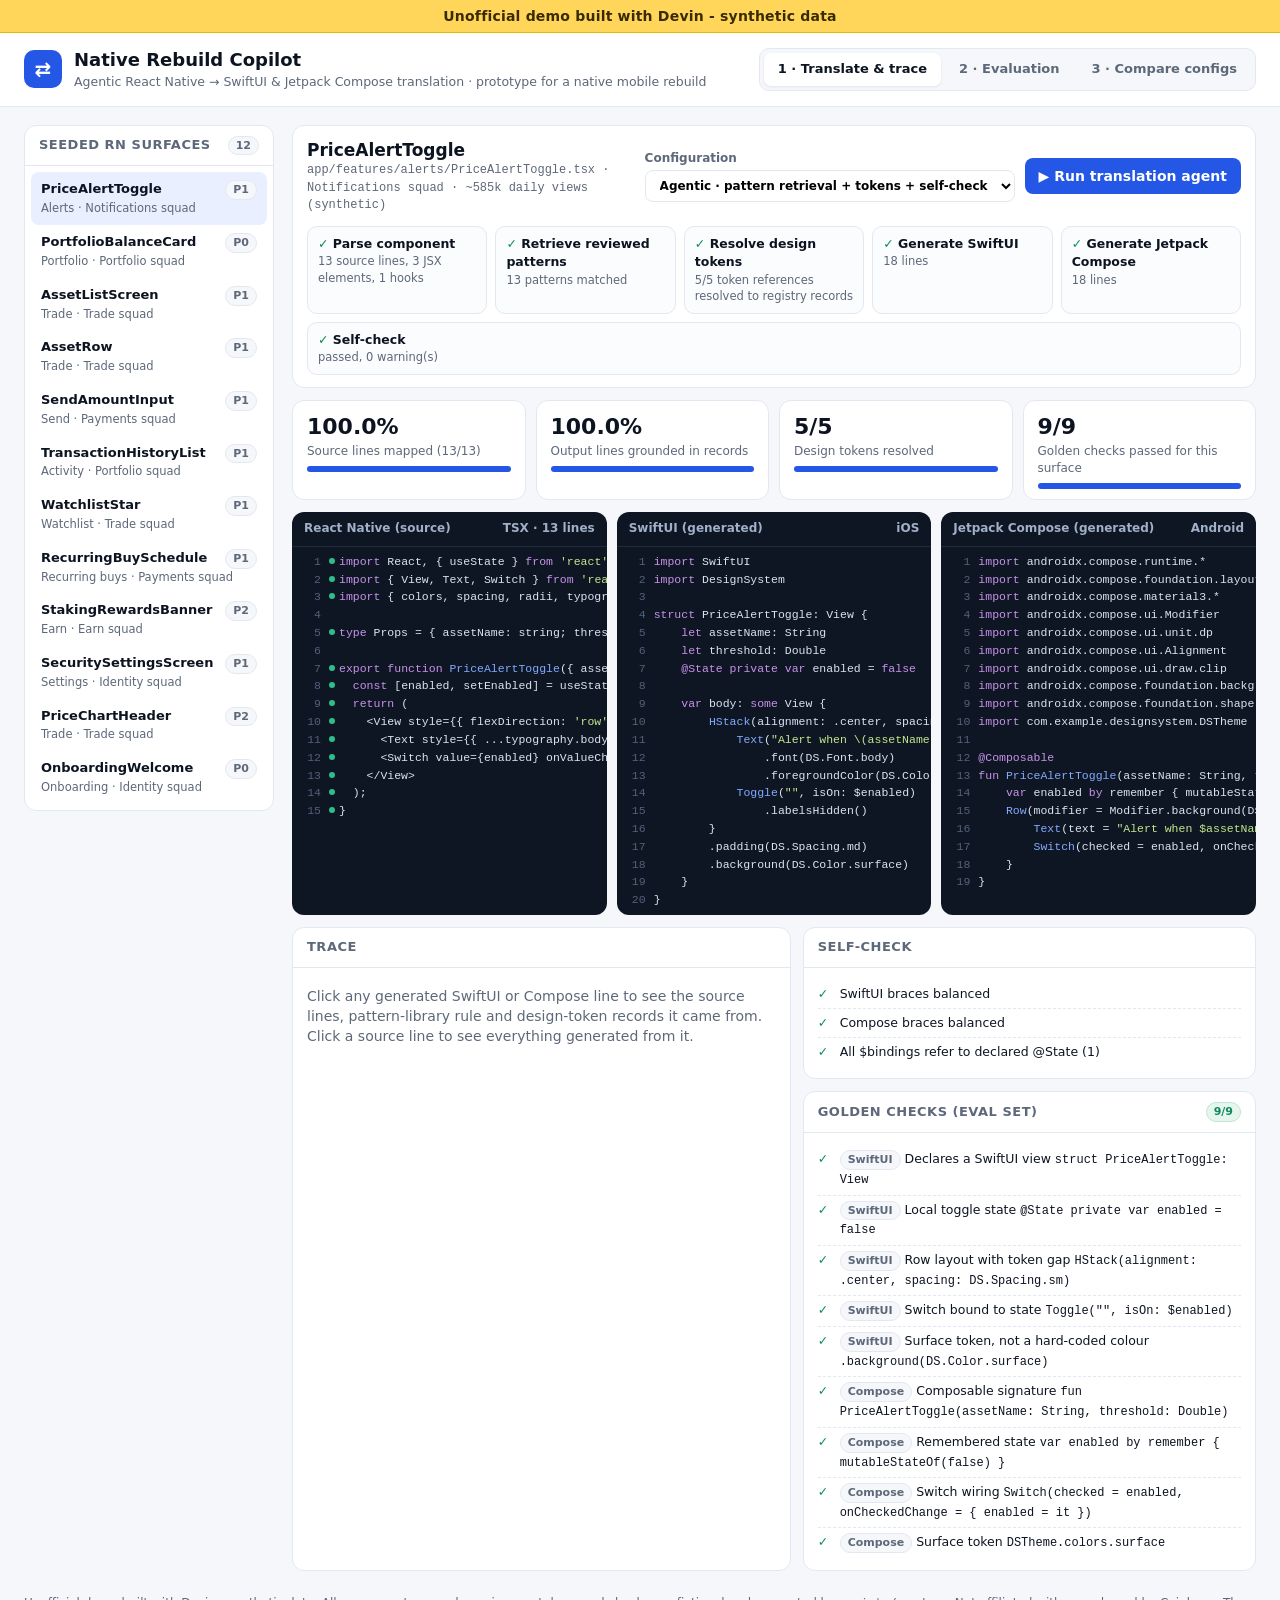
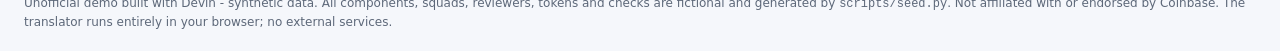
<file: index.html>
<!doctype html>
<html lang="en">
<head>
  <meta charset="utf-8">
  <meta name="viewport" content="width=device-width, initial-scale=1">
  <title>Native Rebuild Copilot · Unofficial demo built with Devin - synthetic data</title>
  <link rel="stylesheet" href="assets/styles.css">
</head>
<body>
  <div class="banner" role="note">Unofficial demo built with Devin - synthetic data</div>
  <header class="app-header">
    <div class="brand">
      <div class="logo" aria-hidden="true">⇄</div>
      <div>
        <div class="title">Native Rebuild Copilot</div>
        <div class="subtitle">Agentic React Native → SwiftUI &amp; Jetpack Compose translation · prototype for a native mobile rebuild</div>
      </div>
    </div>
    <nav class="tabs" id="tabs">
      <a href="#/translate" data-tab="translate">1 · Translate &amp; trace</a>
      <a href="#/eval" data-tab="eval">2 · Evaluation</a>
      <a href="#/compare" data-tab="compare">3 · Compare configs</a>
    </nav>
  </header>
  <main id="view"></main>
  <footer class="footer">
    Unofficial demo built with Devin - synthetic data. All components, squads, reviewers, tokens and checks are fictional and generated by
    <code>scripts/seed.py</code>. Not affiliated with or endorsed by Coinbase. The translator runs entirely in your browser; no external services.
  </footer>
  <script src="data/seed.js"></script>
  <script src="assets/translator.js"></script>
  <script src="assets/app.js"></script>
</body>
</html>
</file>
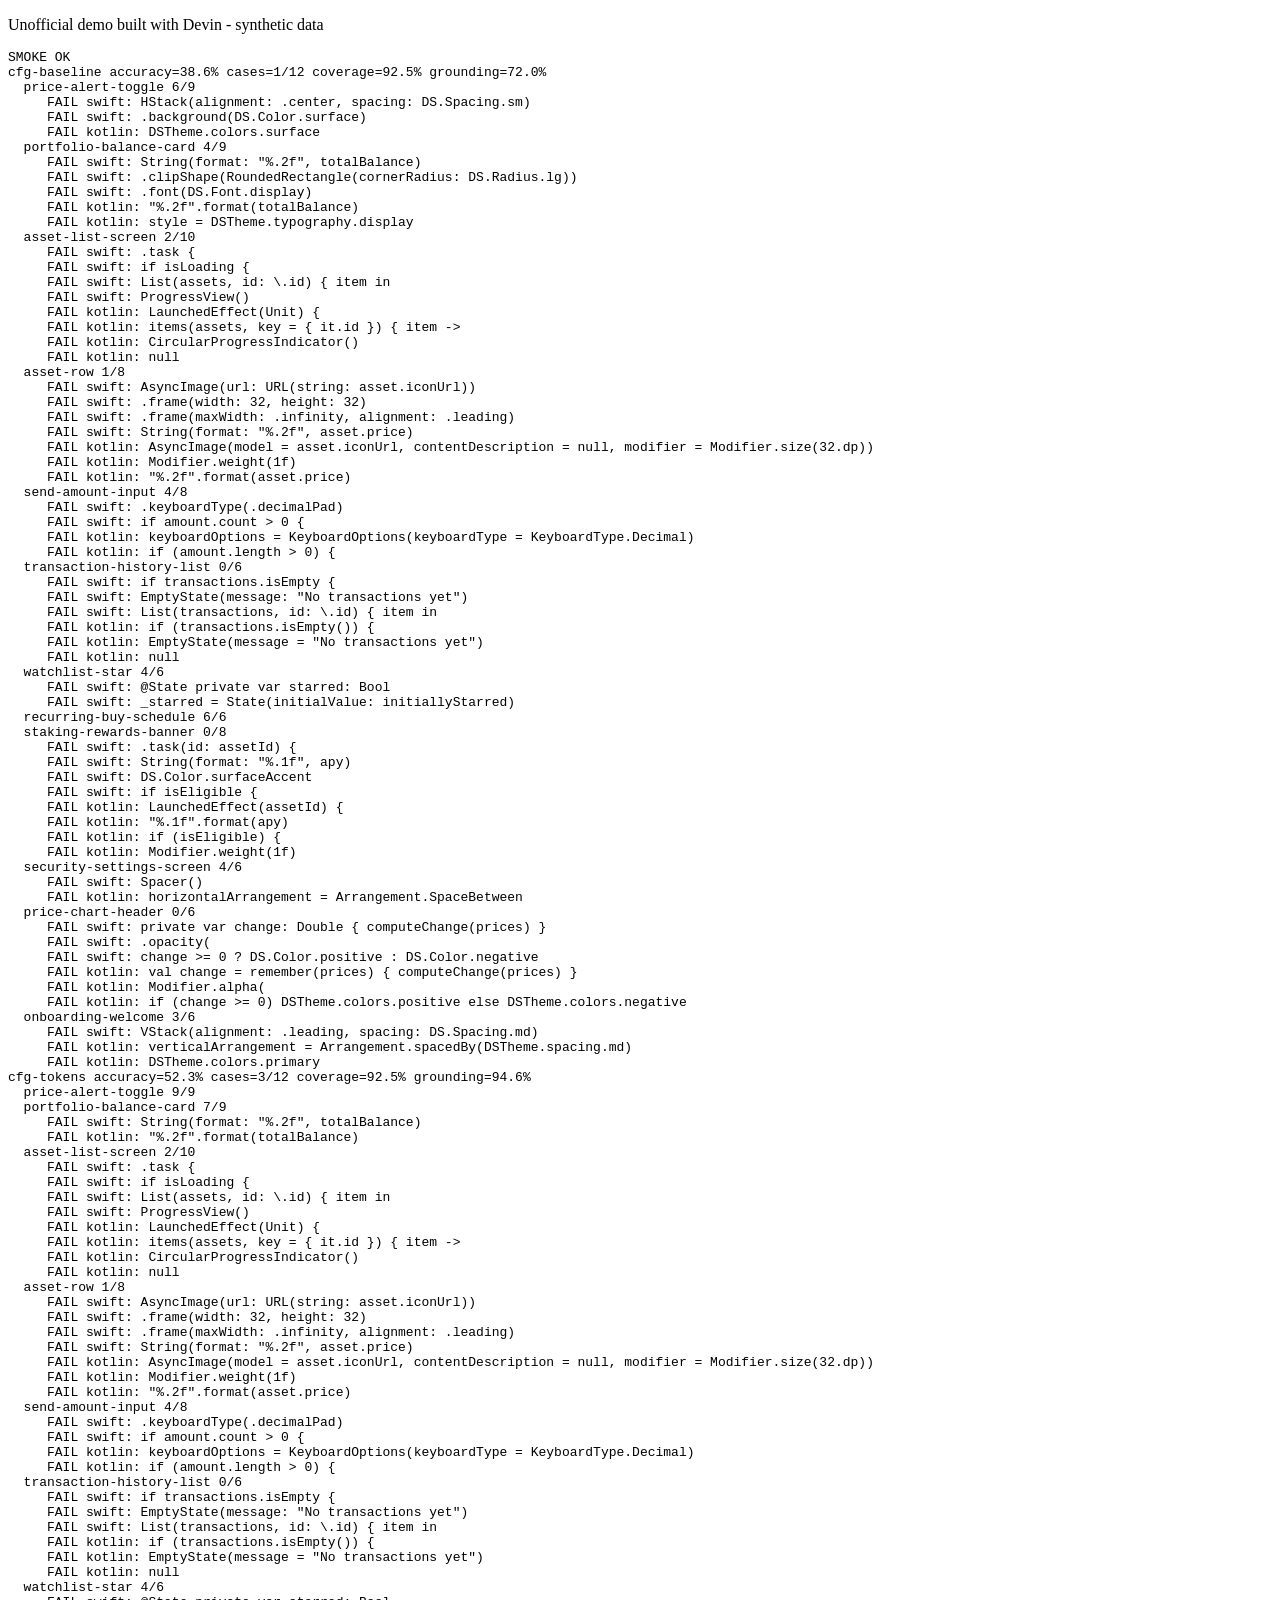
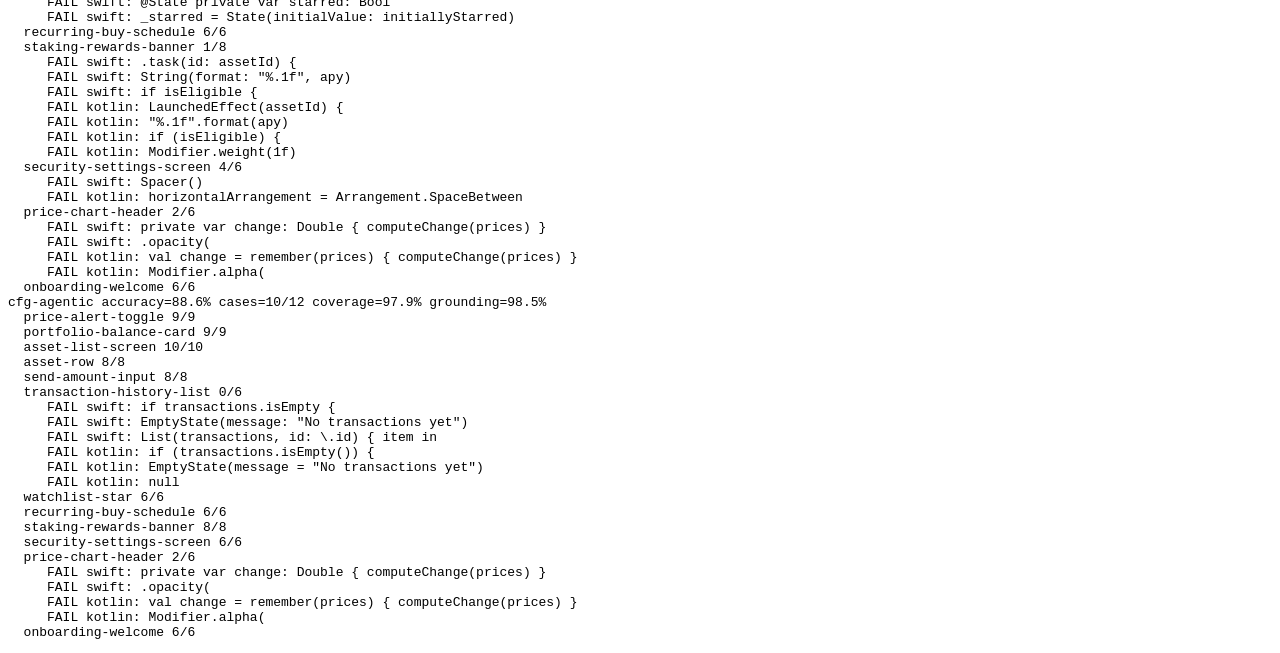
<file: tests/smoke.html>
<!doctype html>
<html><head><meta charset="utf-8"><title>Smoke test</title></head>
<body>
<p>Unofficial demo built with Devin - synthetic data</p>
<pre id="out">running</pre>
<script src="../data/seed.js"></script>
<script src="../assets/translator.js"></script>
<script>
  // Headless smoke test: runs the evaluation for every configuration and
  // checks that the agentic config beats the baseline and every output line is traced.
  var out = [], fail = [];
  SEED.configs.forEach(function (cfg) {
    var r = Translator.runEval(SEED, cfg);
    out.push(cfg.id + ' accuracy=' + (r.summary.assertionAccuracy * 100).toFixed(1) + '% cases=' + r.summary.casesPassed + '/' + r.summary.cases +
      ' coverage=' + (r.summary.coverage * 100).toFixed(1) + '% grounding=' + (r.summary.grounding * 100).toFixed(1) + '%');
    r.cases.forEach(function (c) {
      out.push('  ' + c.surfaceId + ' ' + c.passed + '/' + c.total + c.checks.filter(function (x) { return !x.pass; }).map(function (x) { return '\n     FAIL ' + x.platform + ': ' + x.expect; }).join(''));
    });
  });
  var base = Translator.runEval(SEED, SEED.configs[0]).summary.assertionAccuracy;
  var ag = Translator.runEval(SEED, SEED.configs[2]).summary.assertionAccuracy;
  if (!(ag > base)) fail.push('agentic should beat baseline');
  SEED.surfaces.forEach(function (s) {
    SEED.configs.forEach(function (cfg) {
      var r = Translator.translate(s, cfg, SEED);
      r.swift.concat(r.kotlin).forEach(function (l) { if (l.text.trim() && !l.src.length) fail.push('untraced line in ' + s.id + ': ' + l.text); });
    });
  });
  document.getElementById('out').textContent = (fail.length ? 'SMOKE FAIL\n' + fail.join('\n') : 'SMOKE OK') + '\n' + out.join('\n');
</script>
</body></html>
</file>
<file: assets/styles.css>
:root {
  --bg: #f5f7fb; --panel: #ffffff; --ink: #0d1421; --muted: #5d6879; --line: #e3e8f0;
  --blue: #2457e6; --blue-soft: #e9efff; --green: #0f8a5f; --green-soft: #e6f6ef;
  --amber: #b86e00; --amber-soft: #fff4df; --red: #c8323c; --red-soft: #fdecee;
  --code-bg: #0f1623; --code-ink: #dbe3f0; --mono: ui-monospace, SFMono-Regular, Menlo, Consolas, monospace;
}
* { box-sizing: border-box; }
body { margin: 0; font: 14px/1.45 system-ui, -apple-system, "Segoe UI", Roboto, sans-serif; color: var(--ink); background: var(--bg); }
a { color: var(--blue); }
code { font-family: var(--mono); font-size: 12px; }
.banner { position: sticky; top: 0; z-index: 50; background: #ffd65a; color: #3a2a00; text-align: center; font-weight: 700; padding: 6px 12px; letter-spacing: .2px; border-bottom: 1px solid #e7b900; }
.app-header { display: flex; align-items: center; justify-content: space-between; gap: 16px; padding: 14px 24px; background: var(--panel); border-bottom: 1px solid var(--line); flex-wrap: wrap; }
.brand { display: flex; align-items: center; gap: 12px; }
.logo { width: 38px; height: 38px; border-radius: 10px; background: var(--blue); color: #fff; display: grid; place-items: center; font-size: 20px; font-weight: 700; }
.title { font-size: 18px; font-weight: 700; }
.subtitle { color: var(--muted); font-size: 12.5px; }
.tabs { display: flex; gap: 4px; background: var(--bg); padding: 4px; border-radius: 10px; border: 1px solid var(--line); }
.tabs a { text-decoration: none; color: var(--muted); padding: 7px 14px; border-radius: 7px; font-weight: 600; font-size: 13px; }
.tabs a.active { background: var(--panel); color: var(--ink); box-shadow: 0 1px 3px rgba(0,0,0,.08); }
main { padding: 18px 24px 8px; }
.footer { color: var(--muted); font-size: 12px; padding: 16px 24px 28px; }

.layout { display: grid; grid-template-columns: 250px 1fr; gap: 18px; align-items: start; }
.card { background: var(--panel); border: 1px solid var(--line); border-radius: 12px; }
.card h3 { margin: 0; font-size: 13px; text-transform: uppercase; letter-spacing: .5px; color: var(--muted); }
.card-head { display: flex; align-items: center; justify-content: space-between; padding: 10px 14px; border-bottom: 1px solid var(--line); gap: 8px; }
.pad { padding: 12px 14px; }

.surface-list { list-style: none; margin: 0; padding: 6px; max-height: calc(100vh - 210px); overflow: auto; }
.surface-list li { padding: 8px 10px; border-radius: 8px; cursor: pointer; }
.surface-list li:hover { background: var(--bg); }
.surface-list li.active { background: var(--blue-soft); }
.surface-list .nm { font-weight: 600; font-size: 13px; display: flex; justify-content: space-between; gap: 6px; }
.surface-list .meta { color: var(--muted); font-size: 11.5px; }

.chip { display: inline-block; font-size: 11px; font-weight: 600; padding: 1px 7px; border-radius: 99px; background: var(--bg); color: var(--muted); border: 1px solid var(--line); white-space: nowrap; }
.chip.ok { background: var(--green-soft); color: var(--green); border-color: #bfe6d3; }
.chip.warn { background: var(--amber-soft); color: var(--amber); border-color: #f3d9a6; }
.chip.err { background: var(--red-soft); color: var(--red); border-color: #f4c3c8; }
.chip.blue { background: var(--blue-soft); color: var(--blue); border-color: #c9d6ff; }

.toolbar { display: flex; align-items: center; gap: 10px; flex-wrap: wrap; padding: 12px 14px; }
.toolbar .grow { flex: 1; min-width: 200px; }
.toolbar .h { font-size: 17px; font-weight: 700; }
.toolbar .p { color: var(--muted); font-family: var(--mono); font-size: 12px; }
select, button { font: inherit; }
select { padding: 7px 10px; border-radius: 8px; border: 1px solid var(--line); background: #fff; }
.btn { background: var(--blue); color: #fff; border: 0; padding: 8px 14px; border-radius: 8px; font-weight: 600; cursor: pointer; }
.btn:hover { filter: brightness(1.08); }
.btn.ghost { background: #fff; color: var(--ink); border: 1px solid var(--line); }
.seg { display: inline-flex; border: 1px solid var(--line); border-radius: 8px; overflow: hidden; }
.seg button { border: 0; background: #fff; padding: 7px 12px; cursor: pointer; color: var(--muted); font-weight: 600; }
.seg button.on { background: var(--blue-soft); color: var(--blue); }
label.lbl { font-size: 12px; color: var(--muted); font-weight: 600; display: flex; flex-direction: column; gap: 3px; }

.steps { display: flex; gap: 8px; flex-wrap: wrap; padding: 0 14px 12px; }
.step { flex: 1 1 150px; border: 1px solid var(--line); border-radius: 10px; padding: 8px 10px; background: #fbfcfe; opacity: .25; transition: opacity .2s; }
.step.show { opacity: 1; }
.step .sn { font-weight: 700; font-size: 12.5px; }
.step .sn::before { content: "✓ "; color: var(--green); }
.step.muted .sn::before { content: "– "; color: var(--muted); }
.step.muted { background: #f6f7f9; color: var(--muted); }
.step.error .sn::before { content: "! "; color: var(--red); }
.step .sd { font-size: 11.5px; color: var(--muted); }

.metrics { display: grid; grid-template-columns: repeat(4, 1fr); gap: 10px; margin: 12px 0; }
.metric { background: var(--panel); border: 1px solid var(--line); border-radius: 12px; padding: 10px 14px; }
.metric .v { font-size: 22px; font-weight: 700; }
.metric .k { font-size: 12px; color: var(--muted); }
.bar { height: 6px; background: var(--line); border-radius: 9px; overflow: hidden; margin-top: 6px; }
.bar > i { display: block; height: 100%; background: var(--blue); }

.codegrid { display: grid; grid-template-columns: 1fr 1fr 1fr; gap: 10px; }
.pane { background: var(--code-bg); border-radius: 12px; overflow: hidden; display: flex; flex-direction: column; min-width: 0; }
.pane-head { color: #9fb0c8; font-size: 12px; font-weight: 600; padding: 8px 12px; border-bottom: 1px solid #1f2a3b; display: flex; justify-content: space-between; }
.code { font-family: var(--mono); font-size: 11.5px; line-height: 1.55; color: var(--code-ink); overflow: auto; max-height: 470px; padding: 6px 0; }
.ln { display: flex; white-space: pre; cursor: pointer; padding-right: 10px; border-left: 3px solid transparent; }
.ln:hover { background: #1a2436; }
.ln .tx { white-space: pre; }
.ln .no { width: 34px; flex: none; text-align: right; padding-right: 8px; color: #52617a; user-select: none; }
.ln .dot { width: 10px; flex: none; }
.ln .dot::before { content: ""; display: inline-block; width: 6px; height: 6px; border-radius: 50%; margin-bottom: 1px; }
.ln.s-mapped .dot::before { background: #2fbf86; }
.ln.s-partial .dot::before { background: #f0a92e; }
.ln.s-unmapped .dot::before { background: #f0505b; }
.ln.todo { background: rgba(240, 80, 91, .13); }
.ln.guess { background: rgba(240, 169, 46, .10); }
.ln.hl { background: rgba(84, 131, 255, .28) !important; border-left-color: #7aa0ff; }
.ln.sel { background: rgba(84, 131, 255, .45) !important; border-left-color: #fff; }
.ln.add { background: rgba(47, 191, 134, .16); }
.ln.del { background: rgba(240, 80, 91, .16); }
.k1 { color: #c792ea; } .k2 { color: #c3e88d; } .k3 { color: #6b7a93; font-style: italic; } .k4 { color: #82aaff; }

.trace { margin-top: 12px; display: grid; grid-template-columns: 1.1fr 1fr; gap: 12px; }
.trace .empty { color: var(--muted); padding: 18px 14px; }
.rec { border: 1px solid var(--line); border-radius: 10px; padding: 9px 11px; margin-bottom: 8px; background: #fbfcfe; }
.rec .rt { display: flex; gap: 6px; align-items: center; font-weight: 700; font-size: 13px; flex-wrap: wrap; }
.rec .rb { font-size: 12px; color: var(--muted); margin-top: 3px; }
.rec pre { margin: 6px 0 0; font-family: var(--mono); font-size: 11.5px; background: var(--bg); padding: 6px 8px; border-radius: 6px; white-space: pre-wrap; word-break: break-word; }
.rec.bad { border-color: #f4c3c8; background: var(--red-soft); }
.rec.warn { border-color: #f3d9a6; background: var(--amber-soft); }
.swatch { width: 12px; height: 12px; border-radius: 3px; border: 1px solid rgba(0,0,0,.15); display: inline-block; }
.kv { display: grid; grid-template-columns: 110px 1fr; gap: 2px 8px; font-size: 12px; margin-top: 4px; }
.kv div:nth-child(odd) { color: var(--muted); }
.checks { list-style: none; padding: 0; margin: 0; }
.checks li { padding: 5px 0; border-bottom: 1px dashed var(--line); font-size: 12.5px; display: flex; gap: 8px; align-items: baseline; }
.checks li:last-child { border-bottom: 0; }
.ic { font-weight: 800; width: 14px; flex: none; }
.ic.ok { color: var(--green); } .ic.warn { color: var(--amber); } .ic.error, .ic.fail { color: var(--red); }

table.t { width: 100%; border-collapse: collapse; font-size: 13px; }
table.t th { text-align: left; font-size: 11.5px; text-transform: uppercase; letter-spacing: .4px; color: var(--muted); padding: 8px 12px; border-bottom: 1px solid var(--line); background: #fbfcfe; }
table.t td { padding: 8px 12px; border-bottom: 1px solid var(--line); vertical-align: top; }
table.t tr.row { cursor: pointer; }
table.t tr.row:hover td { background: #f8faff; }
table.t tr.detail td { background: #fbfcfe; }
.mini { display: inline-block; width: 70px; height: 6px; background: var(--line); border-radius: 9px; overflow: hidden; vertical-align: middle; margin-right: 6px; }
.mini > i { display: block; height: 100%; background: var(--green); }
.delta.pos { color: var(--green); font-weight: 700; } .delta.neg { color: var(--red); font-weight: 700; }
.two { display: grid; grid-template-columns: 1fr 1fr; gap: 12px; }
.note { color: var(--muted); font-size: 12px; }
.progress { height: 4px; background: var(--line); border-radius: 9px; overflow: hidden; margin: 0 14px 10px; }
.progress > i { display: block; height: 100%; width: 0; background: var(--blue); transition: width .08s linear; }
.cmpbars { display: grid; grid-template-columns: 170px 1fr 60px; gap: 6px 10px; align-items: center; font-size: 12.5px; }
.cmpbars .bar { margin: 0; height: 9px; }
.cmpbars .bar.b > i { background: var(--green); }
@media (max-width: 1100px) { .layout { grid-template-columns: 1fr; } .codegrid, .trace, .two { grid-template-columns: 1fr; } .metrics { grid-template-columns: repeat(2, 1fr); } }
</file>
